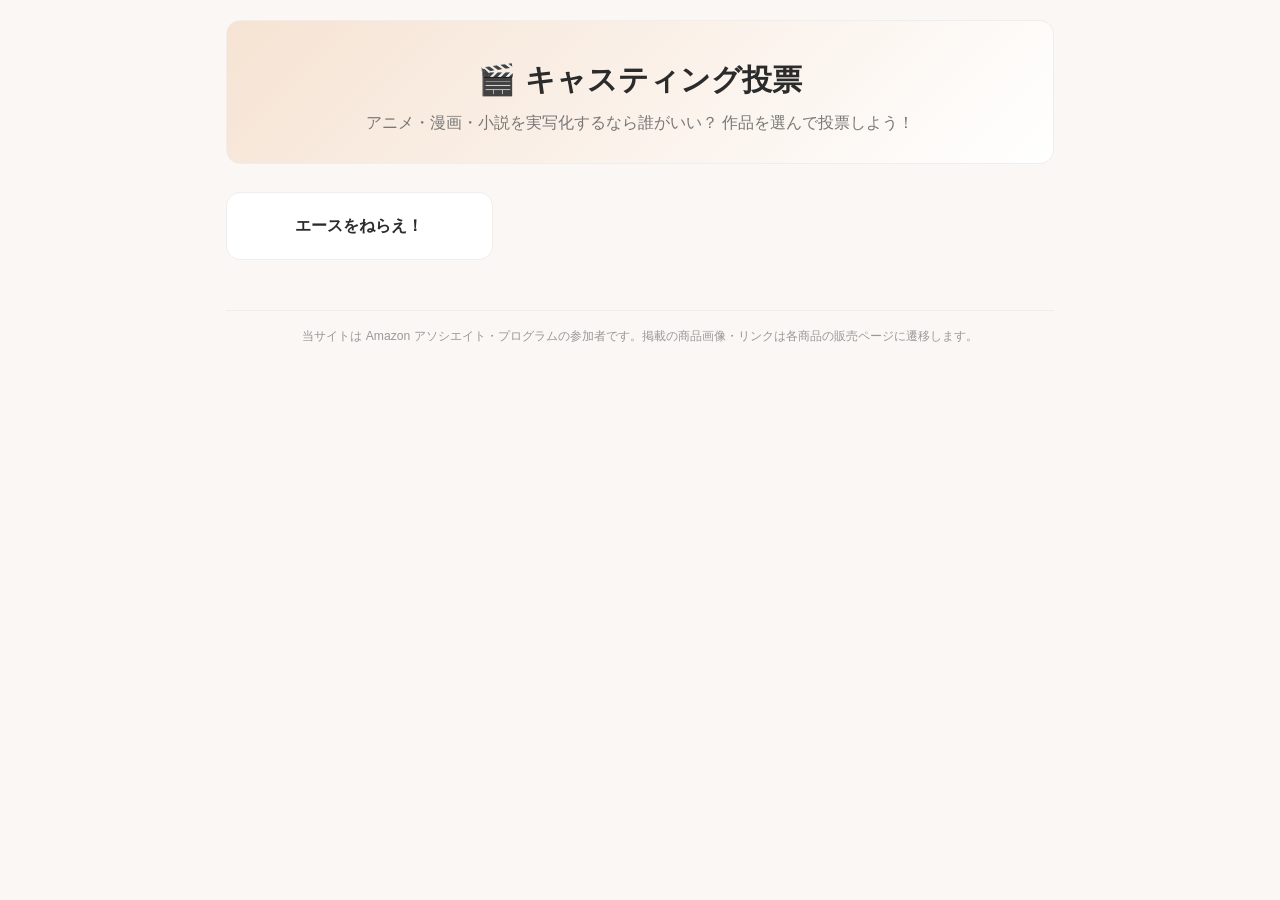
<file: index.html>
<!DOCTYPE html>
<html lang="ja">
<head>
  <meta charset="UTF-8">
  <meta name="viewport" content="width=device-width, initial-scale=1">
  <title>キャスティング投票ポータル</title>
  <link rel="stylesheet" href="assets/style.css">
</head>
<body>
  <div class="wrap">
    <div class="work-hero">
      <h1>🎬 キャスティング投票</h1>
      <p class="lead">アニメ・漫画・小説を実写化するなら誰がいい？ 作品を選んで投票しよう！</p>
    </div>
    <ul class="work-list" id="works"></ul>
    <div class="disclosure" id="disclosure"></div>
  </div>
  <script src="assets/common.js"></script>
  <script src="assets/index.js"></script>
</body>
</html>
</file>
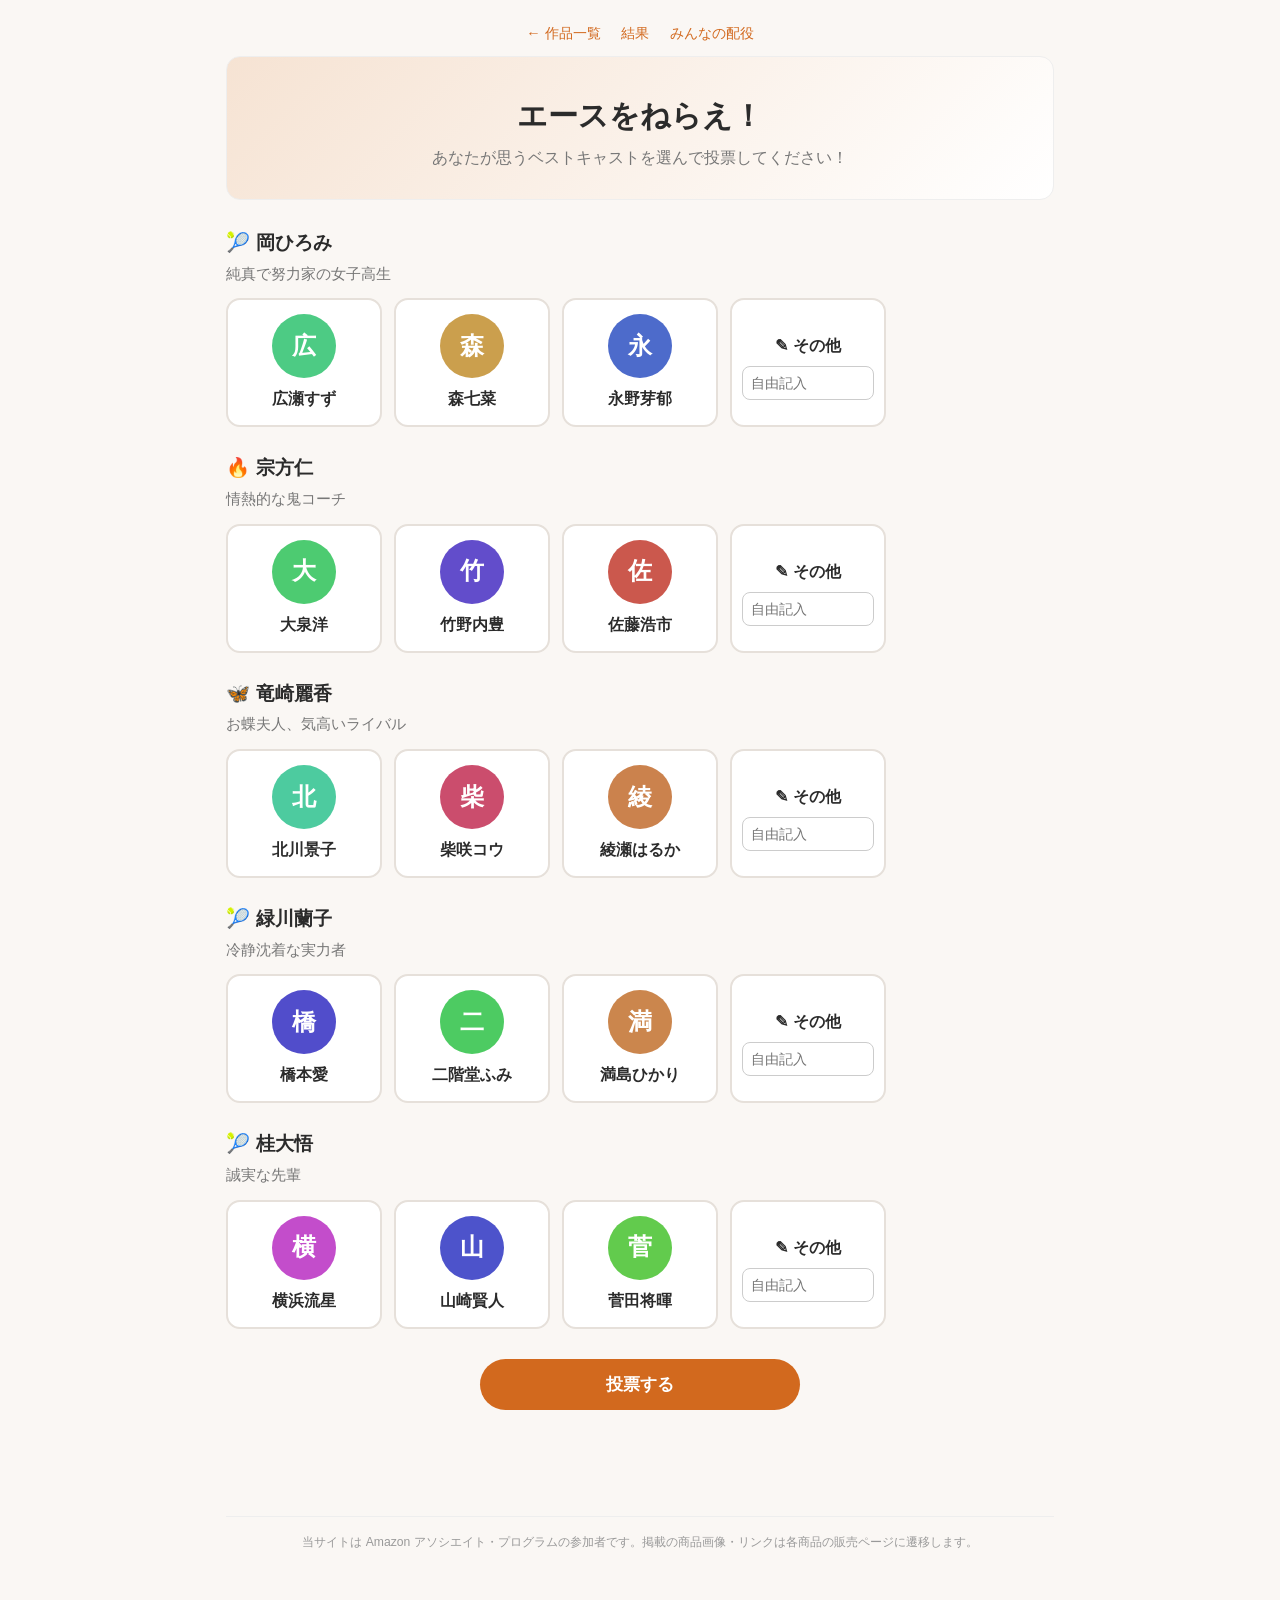
<file: aim_for_the_ace.html>
<!DOCTYPE html>
<html lang="ja">
<head>
  <meta charset="UTF-8">
  <meta http-equiv="refresh" content="0; url=vote.html?work=aim_for_the_ace">
  <link rel="canonical" href="vote.html?work=aim_for_the_ace">
  <title>移動中…</title>
</head>
<body>
  <p>新しい投票ページに移動します… <a href="vote.html?work=aim_for_the_ace">こちら</a></p>
  <script>location.replace("vote.html?work=aim_for_the_ace");</script>
</body>
</html>
</file>
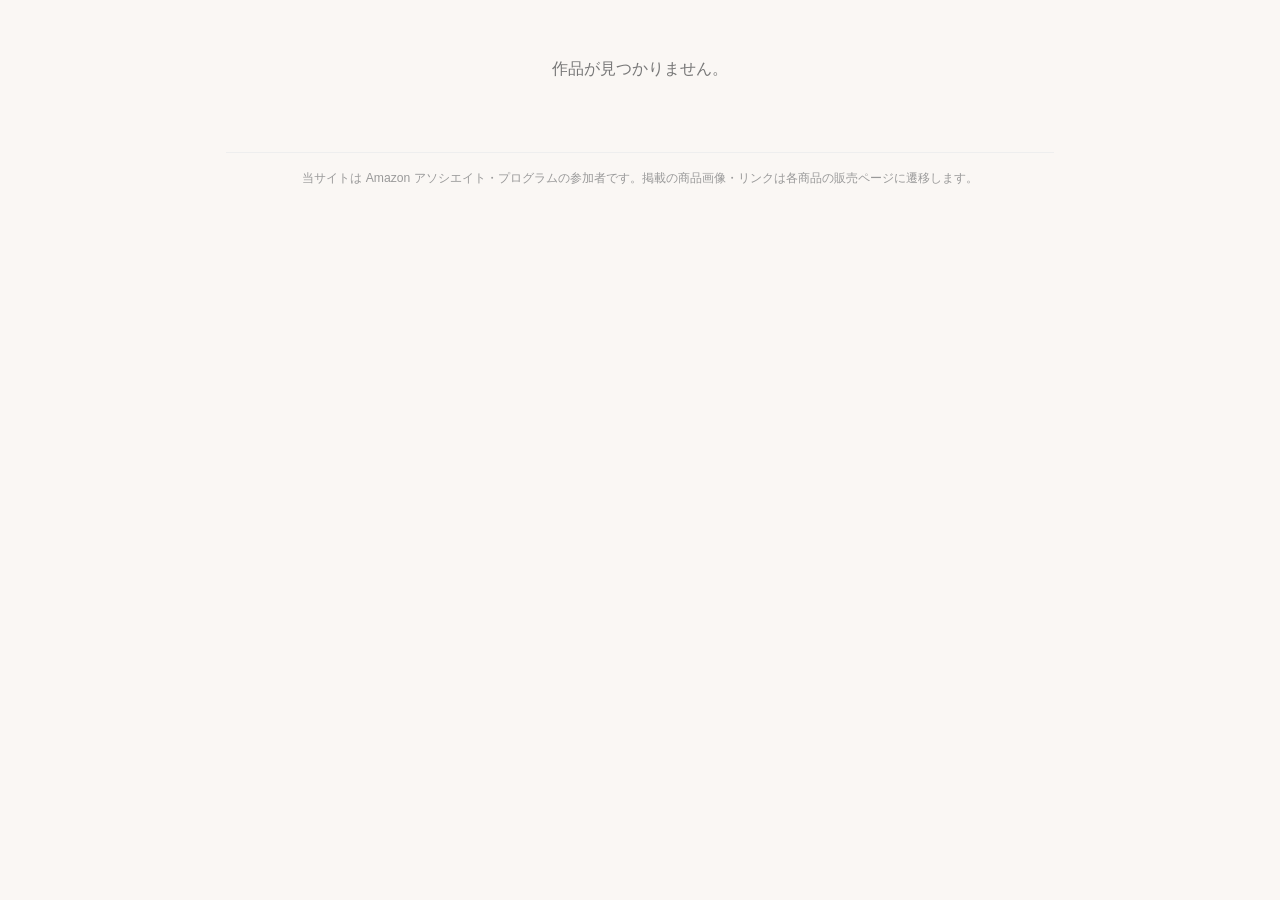
<file: feed.html>
<!DOCTYPE html>
<html lang="ja">
<head>
  <meta charset="UTF-8">
  <meta name="viewport" content="width=device-width, initial-scale=1">
  <title>みんなの配役</title>
  <link rel="stylesheet" href="assets/style.css">
</head>
<body>
  <div class="wrap">
    <div id="app"></div>
    <div class="disclosure" id="disclosure"></div>
  </div>
  <script src="assets/common.js"></script>
  <script src="assets/feed.js"></script>
</body>
</html>
</file>
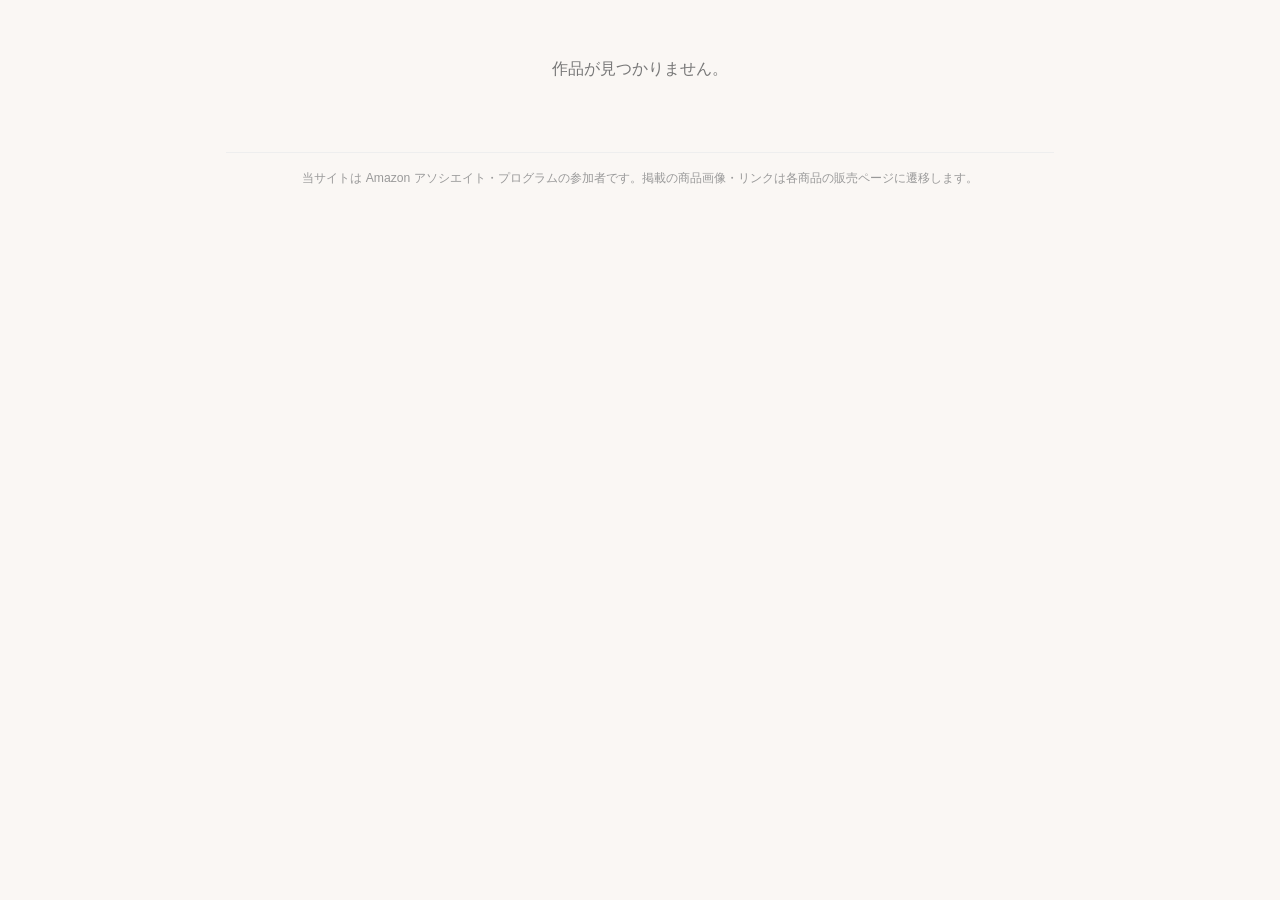
<file: vote.html>
<!DOCTYPE html>
<html lang="ja">
<head>
  <meta charset="UTF-8">
  <meta name="viewport" content="width=device-width, initial-scale=1">
  <title>キャスティング投票</title>
  <link rel="stylesheet" href="assets/style.css">
  <script src="https://challenges.cloudflare.com/turnstile/v0/api.js" async defer></script>
</head>
<body>
  <div class="wrap">
    <div id="app"></div>
    <div class="disclosure" id="disclosure"></div>
  </div>
  <script src="assets/common.js"></script>
  <script src="assets/vote.js"></script>
</body>
</html>
</file>
<file: assets/style.css>
:root {
  --theme: #d2691e;
  --theme-soft: #f6e3d3;
  --ink: #2b2b2b;
  --muted: #777;
  --card-bg: #fff;
  --radius: 14px;
}

* { box-sizing: border-box; }
body {
  font-family: -apple-system, "Hiragino Kaku Gothic ProN", "Noto Sans JP", sans-serif;
  color: var(--ink);
  background: #faf7f4;
  margin: 0;
  line-height: 1.6;
}
.wrap { max-width: 860px; margin: 0 auto; padding: 20px 16px 80px; }

/* ---- work header ---- */
.work-hero {
  text-align: center;
  padding: 28px 16px;
  border-radius: var(--radius);
  background: linear-gradient(135deg, var(--theme-soft), #fff);
  border: 1px solid #eee;
  margin-bottom: 28px;
}
.work-hero h1 { margin: .2em 0; font-size: 1.9rem; }
.work-hero .lead { color: var(--muted); margin: 0; }
.work-hero .cover { width: 120px; height: 168px; object-fit: cover; border-radius: 8px; box-shadow: 0 4px 14px rgba(0,0,0,.15); margin-bottom: 12px; }

/* ---- character block ---- */
.character { margin: 26px 0; }
.character h2 { font-size: 1.2rem; margin: 0 0 4px; }
.character h2 .icon { margin-right: 6px; }
.character .desc { color: var(--muted); margin: 0 0 12px; font-size: .92rem; }

/* ---- candidate cards ---- */
.cards { display: grid; grid-template-columns: repeat(auto-fill, minmax(140px, 1fr)); gap: 12px; }
.cand {
  position: relative;
  background: var(--card-bg);
  border: 2px solid #e6e0da;
  border-radius: var(--radius);
  padding: 14px 10px;
  text-align: center;
  cursor: pointer;
  transition: transform .08s, border-color .12s, box-shadow .12s;
  user-select: none;
}
.cand:hover { transform: translateY(-2px); box-shadow: 0 6px 16px rgba(0,0,0,.08); }
.cand.selected { border-color: var(--theme); background: var(--theme-soft); }
.cand.selected::after {
  content: "✓"; position: absolute; top: 6px; right: 8px;
  color: #fff; background: var(--theme); width: 22px; height: 22px;
  border-radius: 50%; font-size: 14px; line-height: 22px;
}
.cand .name { font-weight: 700; margin-top: 8px; font-size: .98rem; }
.cand .meta { color: var(--muted); font-size: .76rem; margin-top: 2px; }

/* avatar (no-photo fallback) */
.avatar {
  width: 64px; height: 64px; border-radius: 50%;
  display: inline-flex; align-items: center; justify-content: center;
  color: #fff; font-weight: 700; font-size: 1.5rem; margin: 0 auto;
}
.cand img.photo { width: 64px; height: 88px; object-fit: cover; border-radius: 8px; display: block; margin: 0 auto; }
.cand .amazon {
  display: inline-block; margin-top: 8px; font-size: .72rem;
  color: #b66a00; text-decoration: none; border: 1px solid #e3c08a;
  border-radius: 6px; padding: 1px 8px;
}
.cand .amazon:hover { background: #fff6e8; }

/* write-in card */
.cand.writein { display: flex; flex-direction: column; justify-content: center; gap: 8px; cursor: default; }
.cand.writein input { width: 100%; border: 1px solid #ccc; border-radius: 8px; padding: 8px; font-size: .9rem; }

/* ---- buttons ---- */
.btn-primary-x {
  display: block; width: 100%; max-width: 320px; margin: 30px auto 0;
  padding: 14px; font-size: 1.05rem; font-weight: 700; color: #fff;
  background: var(--theme); border: none; border-radius: 999px; cursor: pointer;
}
.btn-primary-x:disabled { opacity: .5; cursor: not-allowed; }
.btn-ghost { background: none; border: 1px solid var(--theme); color: var(--theme);
  border-radius: 999px; padding: 8px 18px; cursor: pointer; font-weight: 700; }

/* ---- results bars ---- */
.res-char { margin: 22px 0; }
.res-char h3 { margin: 0 0 8px; font-size: 1.05rem; }
.bar-row { display: flex; align-items: center; gap: 8px; margin: 6px 0; }
.bar-row .label { width: 32%; font-size: .9rem; text-align: right; }
.bar-row .track { flex: 1; background: #eee; border-radius: 999px; overflow: hidden; height: 22px; }
.bar-row .fill { height: 100%; background: var(--theme); border-radius: 999px; transition: width .5s; }
.bar-row .pct { width: 64px; font-size: .82rem; color: var(--muted); }
.bar-row.mine .fill { background: #2e8b57; }
.bar-row .mine-badge { font-size: .68rem; background: #2e8b57; color: #fff; border-radius: 6px; padding: 0 6px; margin-left: 4px; }

/* ---- feed cards ---- */
.feed-card { background: #fff; border: 1px solid #eee; border-radius: var(--radius); padding: 16px; margin: 14px 0; }
.feed-card .picks { list-style: none; padding: 0; margin: 0 0 10px; }
.feed-card .picks li { display: flex; justify-content: space-between; padding: 3px 0; border-bottom: 1px dashed #eee; font-size: .92rem; }
.feed-card .picks .ch { color: var(--muted); }
.like-btn { background: none; border: 1px solid #f1c0c0; color: #d6336c; border-radius: 999px; padding: 5px 14px; cursor: pointer; font-weight: 700; }
.like-btn.liked { background: #ffe3ec; }

/* ---- generic ---- */
.work-list { list-style: none; padding: 0; display: grid; grid-template-columns: repeat(auto-fill, minmax(200px,1fr)); gap: 14px; }
.work-list a { display: block; background:#fff; border:1px solid #eee; border-radius: var(--radius); padding: 20px; text-decoration: none; color: var(--ink); font-weight: 700; text-align: center; }
.work-list a:hover { box-shadow: 0 6px 16px rgba(0,0,0,.08); }
.toolbar { display: flex; gap: 10px; justify-content: center; margin: 16px 0; flex-wrap: wrap; }
.msg { text-align: center; color: var(--muted); padding: 20px; }
.disclosure { margin-top: 50px; padding-top: 16px; border-top: 1px solid #eee; color: #999; font-size: .76rem; text-align: center; }
.topnav { text-align:center; margin-bottom: 10px; }
.topnav a { color: var(--theme); text-decoration: none; margin: 0 8px; font-size: .9rem; }
</file>
